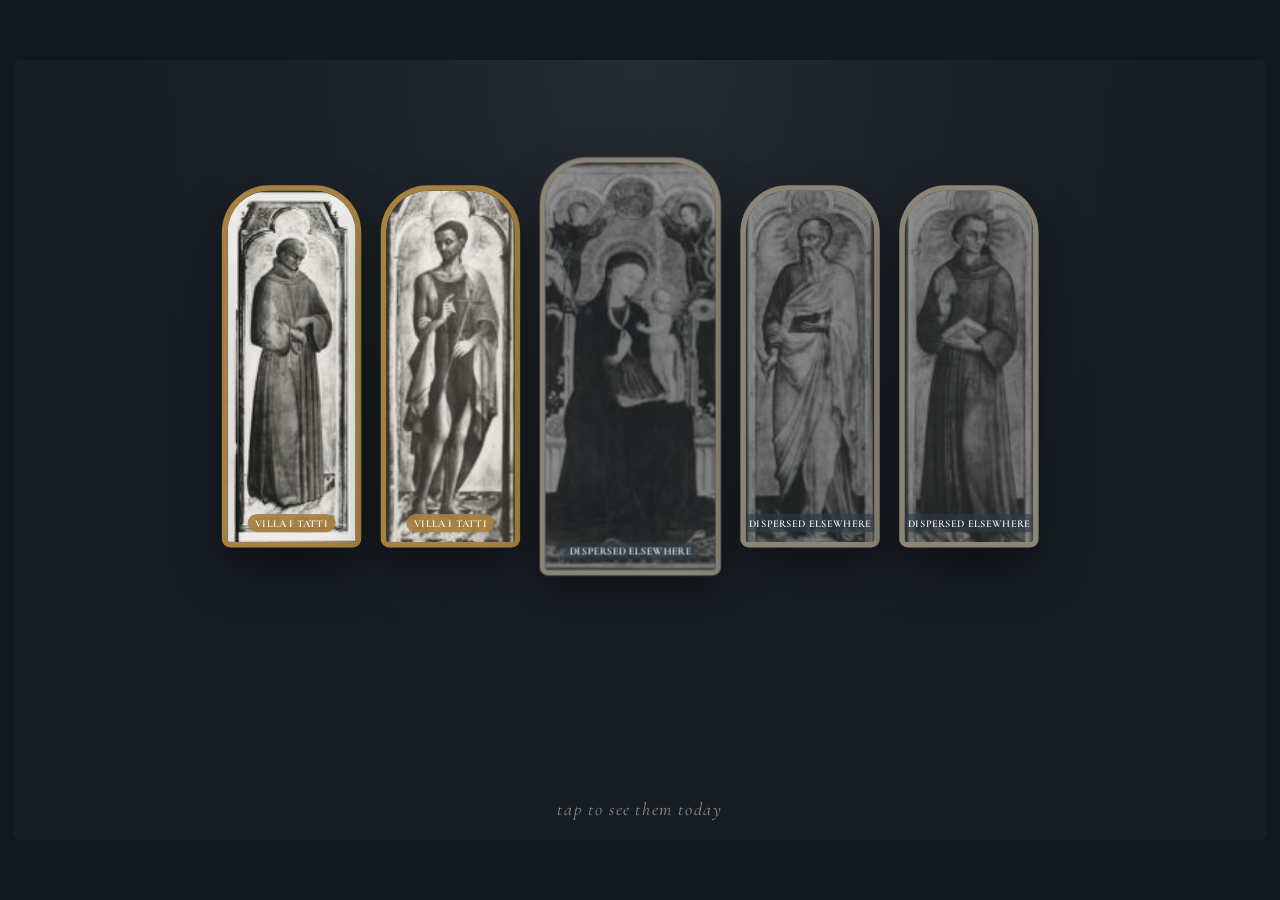
<file: embeds/sassetta-altarpiece-to-triptych.html>
<!DOCTYPE html>
<html lang="en">
<head>
<meta charset="UTF-8">
<meta name="viewport" content="width=device-width, initial-scale=1.0, maximum-scale=1.0, user-scalable=no">
<title>Sassetta — The Altarpiece Becomes a Triptych</title>
<link href="https://fonts.googleapis.com/css2?family=Cormorant+Garamond:ital,wght@0,500;0,600;1,500&display=swap" rel="stylesheet">
<style>
  :root{
    --parchment:#EFE6D0;
    --ink:#2E3A46;
    --gold:#A6813F;
    --grey:#8b8577;
  }
  *{box-sizing:border-box;}
  html,body{ margin:0; padding:0; width:100%; height:100%; background:#12181f; font-family:'Cormorant Garamond', serif; overflow:hidden; }

  #viewport{ position:fixed; top:0; left:0; width:100%; display:flex; align-items:center; justify-content:center; }

  #canvas{
    position:relative; width:900px; height:560px;
    transform-origin:center center;
  }

  #altarpiece{
    position:absolute; inset:0;
    background:radial-gradient(ellipse at 50% 0%, rgba(255,255,255,0.06), transparent 60%), #171d24;
    border-radius:6px; overflow:hidden;
    transition:opacity 1s ease;
    cursor:pointer;
  }

  #photo{
    position:absolute; inset:0; opacity:0; pointer-events:none;
    border-radius:6px; overflow:hidden;
    transition:opacity 1s ease;
  }
  #photo img{ width:100%; height:100%; object-fit:cover; object-position:top center; display:block; }

  .piece{
    position:absolute;
    border:4px solid var(--gold);
    border-radius:34px 34px 6px 6px;
    overflow:hidden;
    box-shadow:0 16px 34px rgba(0,0,0,0.45);
    transition: left 1.4s cubic-bezier(.6,0,.3,1), top 1.4s cubic-bezier(.6,0,.3,1),
                width 1.4s cubic-bezier(.6,0,.3,1), height 1.4s cubic-bezier(.6,0,.3,1),
                opacity 1s ease;
  }
  .piece.grey{ border-color:var(--grey); }
  .piece img{ width:100%; height:100%; object-fit:cover; display:block; }
  .piece.grey img{ filter:grayscale(0.55) opacity(0.75) contrast(0.95); }

  /* the Madonna / Francis flip piece has no border of its own — the border lives on each face */
  #p-madonna{ border:none; box-shadow:none; overflow:visible; background:transparent; }
  .flip-inner{ position:absolute; inset:0; perspective:1200px; }
  .flip-card{
    position:relative; width:100%; height:100%;
    transform-style:preserve-3d;
    transition:transform 0.9s cubic-bezier(.4,.2,.2,1);
  }
  .flip-card.flipped{ transform:rotateY(180deg); }
  .flip-face{
    position:absolute; inset:0;
    backface-visibility:hidden;
    border-radius:34px 34px 6px 6px;
    overflow:hidden;
    box-shadow:0 16px 34px rgba(0,0,0,0.45);
  }
  .flip-face img{ width:100%; height:100%; object-fit:cover; display:block; }
  .flip-face.grey{ border:4px solid var(--grey); }
  .flip-face.grey img{ filter:grayscale(0.55) opacity(0.75) contrast(0.95); }
  .flip-face.gold{ border:4px solid var(--gold); }
  .flip-face.back{ transform:rotateY(180deg); }

  .piece .tag, .flip-face .tag{
    position:absolute; left:50%; bottom:7px; transform:translateX(-50%);
    font-family:'Cormorant Garamond', serif; font-weight:600; letter-spacing:0.3px;
    text-transform:uppercase; font-size:7.5px; white-space:nowrap;
    padding:2px 5px; border-radius:14px; color:#fff;
    transition:opacity 0.5s ease;
  }
  .piece.gold .tag, .flip-face.gold .tag{ background:rgba(166,129,63,0.92); }
  .piece.grey .tag, .flip-face.grey .tag{ background:rgba(46,58,70,0.6); }

  .hint{
    position:absolute; bottom:14px; left:0; right:0; text-align:center;
    font-size:13px; font-style:italic; letter-spacing:1px; color:#EFE6D0; opacity:0.55;
    transition:opacity 0.3s ease;
  }
</style>
</head>
<body>
<div id="viewport">
  <div id="canvas">

    <div id="altarpiece">
      <div class="piece gold" id="p-ranieri"><img src="[data-uri]" alt="Blessed Ranieri"><div class="tag">Villa I Tatti</div></div>
      <div class="piece gold" id="p-baptist"><img src="[data-uri]" alt="St John the Baptist"><div class="tag">Villa I Tatti</div></div>

      <div class="piece" id="p-madonna">
        <div class="flip-inner">
          <div class="flip-card" id="madonnaCard">
            <div class="flip-face grey front">
              <img src="[data-uri]" alt="Madonna and Child Enthroned">
              <div class="tag">Dispersed elsewhere</div>
            </div>
            <div class="flip-face gold back">
              <img src="[data-uri]" alt="St Francis in Glory, the reverse">
              <div class="tag">Villa I Tatti</div>
            </div>
          </div>
        </div>
      </div>

      <div class="piece grey" id="p-evangelist"><img src="[data-uri]" alt="St John the Evangelist"><div class="tag">Dispersed elsewhere</div></div>
      <div class="piece grey" id="p-anthony"><img src="[data-uri]" alt="St Anthony of Padua"><div class="tag">Dispersed elsewhere</div></div>

      <div class="hint" id="hint">tap to see them today</div>
    </div>

    <div id="photo">
      <img src="[data-uri]" alt="The Salone Sassetta today">
    </div>

  </div>
</div>

<script>
  const canvas = document.getElementById('canvas');
  const viewport = document.getElementById('viewport');
  function fit(){
    const vw = window.innerWidth, vh = window.innerHeight;
    viewport.style.height = vh + 'px';
    const scale = Math.min(vw/900, vh/560) * 0.98;
    canvas.style.transform = `scale(${scale})`;
  }
  window.addEventListener('resize', fit);
  window.addEventListener('orientationchange', fit);
  fit();

  // ---- layout definitions ----
  // Stage 1: the altarpiece's true front register
  const front = {
    ranieri:    { left:150, top:90,  width:100, height:260 },
    baptist:    { left:264, top:90,  width:100, height:260 },
    madonna:    { left:378, top:70,  width:130, height:300 },
    evangelist: { left:522, top:90,  width:100, height:260 },
    anthony:    { left:636, top:90,  width:100, height:260 }
  };

  // Stage 2: the Berensons' invented triptych — Ranieri, the (now-flipped) Francis, and Baptist
  const triptych = {
    ranieri:    { left:230, top:110, width:150, height:340 },
    baptist:    { left:560, top:110, width:150, height:340 },
    madonna:    { left:388, top:80,  width:170, height:390 },
    evangelist: { left:378, top:230, width:110, height:180, opacity:0 },
    anthony:    { left:378, top:230, width:110, height:180, opacity:0 }
  };

  function apply(layout){
    for(const key in layout){
      const el = document.getElementById('p-' + key);
      const v = layout[key];
      el.style.left = v.left + 'px';
      el.style.top = v.top + 'px';
      el.style.width = v.width + 'px';
      el.style.height = v.height + 'px';
      el.style.opacity = (v.opacity === undefined) ? 1 : v.opacity;
    }
  }

  apply(front);

  const altarpiece = document.getElementById('altarpiece');
  const photo = document.getElementById('photo');
  const hint = document.getElementById('hint');
  const madonnaCard = document.getElementById('madonnaCard');
  let state = 'front'; // 'front' | 'busy' | 'photo'

  altarpiece.addEventListener('click', () => {
    if(state !== 'front') return;
    state = 'busy';
    hint.style.opacity = '0';

    const flipMs = 900;
    const holdAfterFlip = 900;   // pause so the reveal registers before anything moves
    const rearrangeMs = 1400;
    const holdBeforeMelt = 1400; // pause on the new triptych before melting

    // 1) flip the Madonna panel in place to reveal Francis in Glory
    madonnaCard.classList.add('flipped');

    // 2) after a pause, rearrange into the triptych (Francis's slot grows to centre stage)
    setTimeout(() => {
      apply(triptych);
    }, flipMs + holdAfterFlip);

    // 3) after settling, melt into the room photo
    setTimeout(() => {
      altarpiece.style.opacity = '0';
      altarpiece.style.pointerEvents = 'none';
      photo.style.opacity = '1';
      photo.style.pointerEvents = 'auto';
      state = 'photo';
    }, flipMs + holdAfterFlip + rearrangeMs + holdBeforeMelt);
  });

  photo.addEventListener('click', () => {
    if(state !== 'photo') return;
    photo.style.opacity = '0';
    photo.style.pointerEvents = 'none';
    altarpiece.style.opacity = '1';
    altarpiece.style.pointerEvents = 'auto';
    madonnaCard.classList.remove('flipped');
    apply(front);
    hint.style.opacity = '0.55';
    state = 'front';
  });
</script>
</body>
</html>
</file>
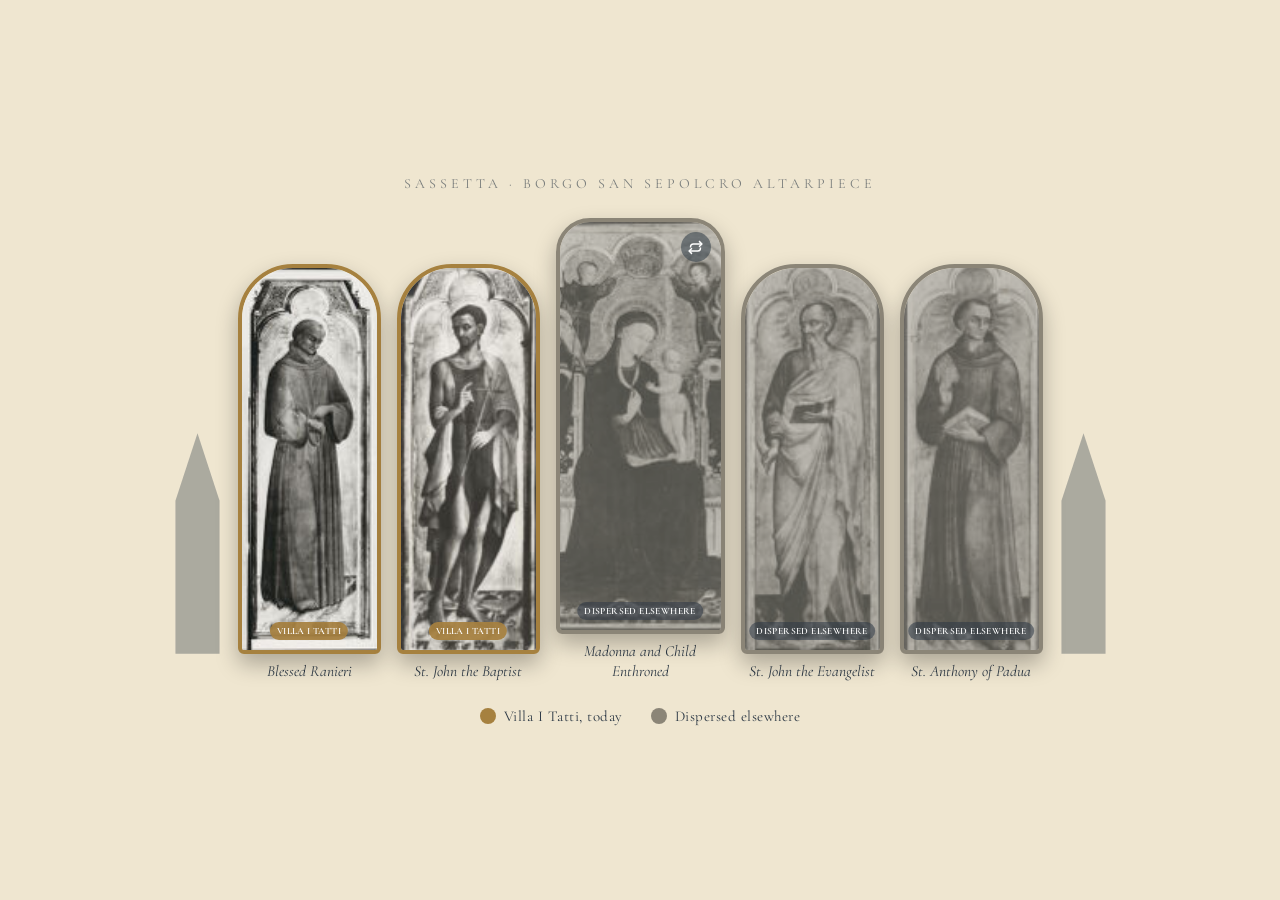
<file: embeds/sassetta-reunited-scattered.html>
<!DOCTYPE html>
<html lang="en">
<head>
<meta charset="UTF-8">
<meta name="viewport" content="width=device-width, initial-scale=1.0, maximum-scale=1.0, user-scalable=no">
<title>Sassetta — Reunited &amp; Scattered</title>
<link href="https://fonts.googleapis.com/css2?family=Cormorant+Garamond:ital,wght@0,500;0,600;1,500&display=swap" rel="stylesheet">
<style>
  :root{
    --parchment:#EFE6D0;
    --ink:#2E3A46;
    --gold:#A6813F;
    --grey:#8b8577;
  }
  *{box-sizing:border-box;}
  html,body{ margin:0; padding:0; width:100%; height:100%; background:var(--parchment); font-family:'Cormorant Garamond', serif; overflow:hidden; }

  #stage{
    position:fixed; inset:0;
    display:flex; flex-direction:column; align-items:center; justify-content:center;
    gap:26px;
    padding:0 20px;
  }

  .eyebrow{
    font-size:14px; letter-spacing:4px; text-transform:uppercase; color:var(--ink); opacity:0.6;
    text-align:center;
  }

  .row{
    display:flex; align-items:flex-end; gap:16px;
  }

  .ghost{
    width:49px; height:221px;
    opacity:0.35;
  }
  .ghost svg{ width:100%; height:100%; display:block; }

  .panel{
    position:relative;
    width:143px; height:390px;
    border-radius:55px 55px 6px 6px;
    overflow:hidden;
    background:var(--parchment);
    box-shadow:0 10px 22px rgba(0,0,0,0.28);
    transition: transform 0.3s ease;
  }
  .panel.gold{ border:4px solid var(--gold); }
  .panel.grey{ border:4px solid var(--grey); }
  .panel img{
    width:100%; height:100%; object-fit:cover; display:block;
  }
  .panel.grey img{ filter:grayscale(0.55) opacity(0.75) contrast(0.95); }
  .panel.center{ width:169px; height:416px; }

  /* flip card for the Madonna / Francis-in-Glory panel */
  .flip-wrap{ perspective:1400px; width:169px; height:416px; }
  .flip-card{
    position:relative; width:100%; height:100%;
    transform-style:preserve-3d;
    transition:transform 0.8s cubic-bezier(.4,.2,.2,1);
    cursor:pointer;
  }
  .flip-card.flipped{ transform:rotateY(180deg); }
  .flip-face{
    position:absolute; inset:0;
    backface-visibility:hidden;
    border-radius:34px 34px 6px 6px;
    overflow:hidden;
    box-shadow:0 10px 22px rgba(0,0,0,0.28);
  }
  .flip-face img{ width:100%; height:100%; object-fit:cover; display:block; }
  .flip-face.grey{ border:4px solid var(--grey); }
  .flip-face.grey img{ filter:grayscale(0.55) opacity(0.75) contrast(0.95); }
  .flip-face.gold{ border:4px solid var(--gold); }
  .flip-face.back{ transform:rotateY(180deg); }

  .flip-hint{
    position:absolute; top:10px; right:10px; z-index:2;
    width:30px; height:30px; border-radius:50%;
    background:rgba(46,58,70,0.55);
    display:flex; align-items:center; justify-content:center;
  }
  .flip-hint svg{ width:17px; height:17px; stroke:#fff; }

  .tag{
    position:absolute; left:50%; bottom:10px; transform:translateX(-50%);
    font-family:'Cormorant Garamond', serif; font-weight:600; letter-spacing:0.4px;
    text-transform:uppercase; font-size:9.5px;
    padding:3px 7px; border-radius:16px;
    white-space:nowrap;
  }
  .tag.gold{ background:rgba(166,129,63,0.92); color:#fff; }
  .tag.grey{ background:rgba(46,58,70,0.55); color:#fff; }

  .col{
    display:flex; flex-direction:column; align-items:center; gap:8px;
  }
  .name{
    font-family:'Cormorant Garamond', serif; font-style:italic;
    font-size:15.5px; color:var(--ink); text-align:center; max-width:150px;
    line-height:1.25;
  }

  .legend{
    display:flex; gap:28px; align-items:center;
    color:var(--ink); font-size:15px; letter-spacing:0.5px;
  }
  .legend .item{ display:flex; align-items:center; gap:8px; }
  .swatch{ width:16px; height:16px; border-radius:50%; }
  .swatch.gold{ background:var(--gold); }
  .swatch.grey{ background:var(--grey); }
</style>
</head>
<body>
<div id="stage">
  <div class="eyebrow">Sassetta · Borgo San Sepolcro Altarpiece</div>

  <div class="row">
    <div class="col">
      <div class="ghost">
        <svg viewBox="0 0 40 180"><path d="M20 0 L38 55 L38 180 L2 180 L2 55 Z" fill="#2E3A46"/></svg>
      </div>
      <div class="name" style="visibility:hidden;">.</div>
    </div>

    <div class="col">
      <div class="panel gold">
        <img src="[data-uri]" alt="Blessed Ranieri">
        <div class="tag gold">Villa I Tatti</div>
      </div>
      <div class="name">Blessed Ranieri</div>
    </div>

    <div class="col">
      <div class="panel gold">
        <img src="[data-uri]" alt="St John the Baptist">
        <div class="tag gold">Villa I Tatti</div>
      </div>
      <div class="name">St. John the Baptist</div>
    </div>

    <div class="col">
      <div class="flip-wrap">
        <div class="flip-card" id="madonnaFlip">
          <div class="flip-face grey front">
            <img src="[data-uri]" alt="Madonna and Child Enthroned">
            <div class="tag grey">Dispersed elsewhere</div>
            <div class="flip-hint">
              <svg viewBox="0 0 24 24" fill="none" stroke-width="2"><path d="M17 3l4 4-4 4"/><path d="M21 7H9a4 4 0 00-4 4v1"/><path d="M7 21l-4-4 4-4"/><path d="M3 17h12a4 4 0 004-4v-1"/></svg>
            </div>
          </div>
          <div class="flip-face gold back">
            <img src="[data-uri]" alt="St Francis in Glory, the reverse">
            <div class="tag gold">Villa I Tatti · reverse</div>
          </div>
        </div>
      </div>
      <div class="name" id="madonnaName">Madonna and Child Enthroned</div>
    </div>

    <div class="col">
      <div class="panel grey">
        <img src="[data-uri]" alt="St John the Evangelist">
        <div class="tag grey">Dispersed elsewhere</div>
      </div>
      <div class="name">St. John the Evangelist</div>
    </div>

    <div class="col">
      <div class="panel grey">
        <img src="[data-uri]" alt="St Anthony of Padua">
        <div class="tag grey">Dispersed elsewhere</div>
      </div>
      <div class="name">St. Anthony of Padua</div>
    </div>

    <div class="col">
      <div class="ghost">
        <svg viewBox="0 0 40 180"><path d="M20 0 L38 55 L38 180 L2 180 L2 55 Z" fill="#2E3A46"/></svg>
      </div>
      <div class="name" style="visibility:hidden;">.</div>
    </div>
  </div>

  <div class="legend">
    <div class="item"><span class="swatch gold"></span>Villa I Tatti, today</div>
    <div class="item"><span class="swatch grey"></span>Dispersed elsewhere</div>
  </div>
</div>
<script>
  const flip = document.getElementById('madonnaFlip');
  const nameLabel = document.getElementById('madonnaName');
  flip.addEventListener('click', () => {
    const isFlipped = flip.classList.toggle('flipped');
    nameLabel.textContent = isFlipped ? 'St. Francis in Glory' : 'Madonna and Child Enthroned';
  });
</script>
</body>
</html>
</file>
